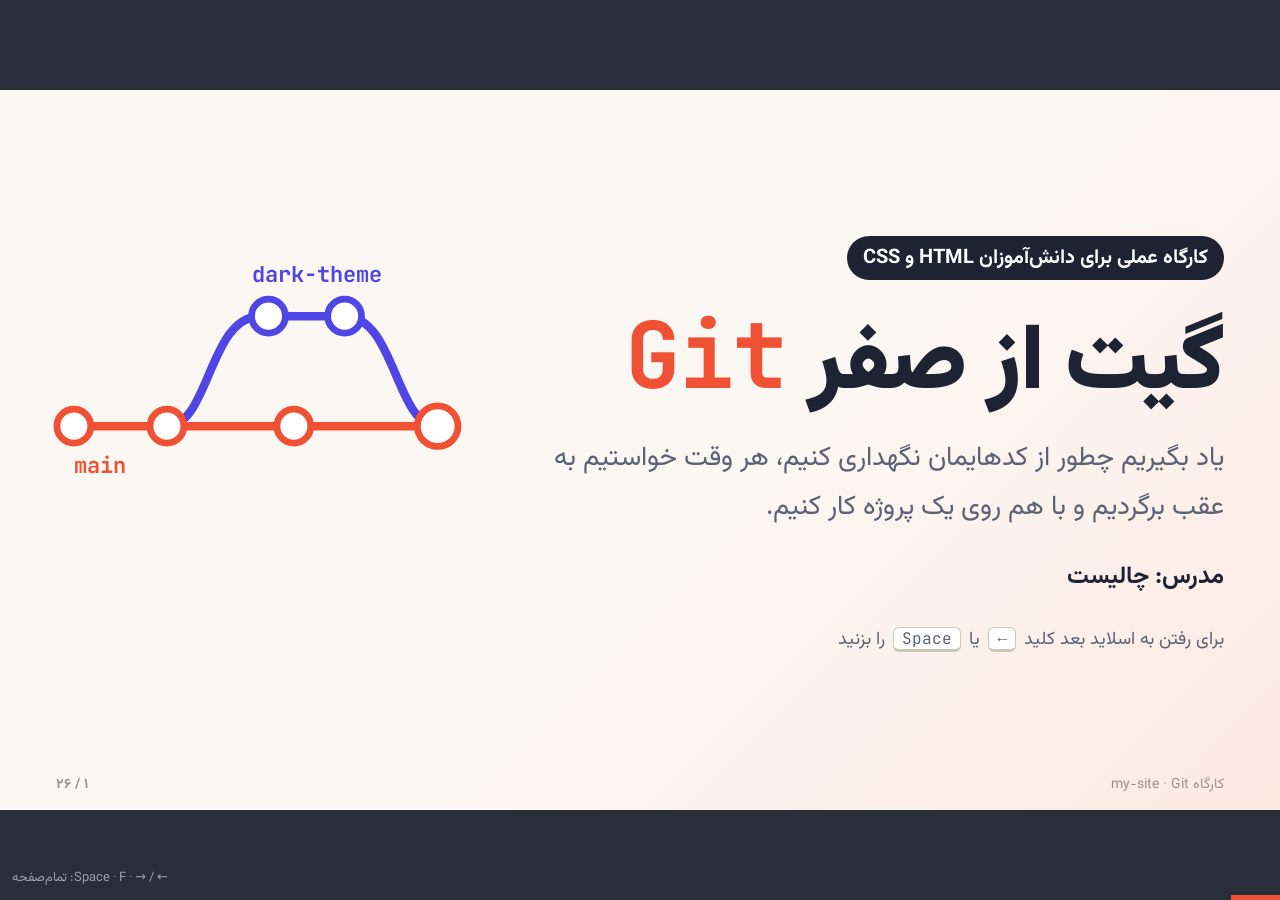
<file: index.html>
<!DOCTYPE html>
<html lang="fa" dir="rtl">
<head>
<meta charset="UTF-8">
<meta name="viewport" content="width=device-width, initial-scale=1.0">
<title>کارگاه Git — از صفر تا GitHub</title>
<style>
/* Fonts: local copy first (works offline in class), CDN as fallback, then system fonts */
@font-face{font-family:"Vazirmatn";font-weight:400;font-display:swap;src:local("Vazirmatn"),url("assets/fonts/Vazirmatn-Regular.woff2") format("woff2"),url("https://cdn.jsdelivr.net/npm/vazirmatn@33.0.3/fonts/webfonts/Vazirmatn-Regular.woff2") format("woff2");}
@font-face{font-family:"Vazirmatn";font-weight:500;font-display:swap;src:local("Vazirmatn Medium"),url("assets/fonts/Vazirmatn-Medium.woff2") format("woff2"),url("https://cdn.jsdelivr.net/npm/vazirmatn@33.0.3/fonts/webfonts/Vazirmatn-Medium.woff2") format("woff2");}
@font-face{font-family:"Vazirmatn";font-weight:700;font-display:swap;src:local("Vazirmatn Bold"),url("assets/fonts/Vazirmatn-Bold.woff2") format("woff2"),url("https://cdn.jsdelivr.net/npm/vazirmatn@33.0.3/fonts/webfonts/Vazirmatn-Bold.woff2") format("woff2");}
@font-face{font-family:"Vazirmatn";font-weight:900;font-display:swap;src:local("Vazirmatn Black"),url("assets/fonts/Vazirmatn-Black.woff2") format("woff2"),url("https://cdn.jsdelivr.net/npm/vazirmatn@33.0.3/fonts/webfonts/Vazirmatn-Black.woff2") format("woff2");}
@font-face{font-family:"JetBrains Mono";font-weight:400;font-display:swap;src:url("assets/fonts/JetBrainsMono-Regular.woff2") format("woff2"),url("https://cdn.jsdelivr.net/npm/@fontsource/jetbrains-mono@5/files/jetbrains-mono-latin-400-normal.woff2") format("woff2");}
@font-face{font-family:"JetBrains Mono";font-weight:700;font-display:swap;src:url("assets/fonts/JetBrainsMono-Bold.woff2") format("woff2"),url("https://cdn.jsdelivr.net/npm/@fontsource/jetbrains-mono@5/files/jetbrains-mono-latin-700-normal.woff2") format("woff2");}

:root{
  --bg:#fbf8f3; --ink:#1d2333; --muted:#5b6275; --accent:#f05033; --accent2:#4f46e5;
  --card:#ffffff; --line:#e8e1d6; --term:#1b1e2b; --termink:#e6e8ef;
  --fa:"Vazirmatn",Tahoma,"Segoe UI",system-ui,sans-serif;
  --mono:"JetBrains Mono",Consolas,"Courier New",monospace,"Vazirmatn";
}
*{box-sizing:border-box;margin:0;padding:0}
html,body{height:100%;background:#2a2d3a;overflow:hidden}
body{font-family:var(--fa);color:var(--ink)}
.stage{position:absolute;left:50%;top:50%;width:1280px;height:720px;transform-origin:center center}
.slide{position:absolute;inset:0;background:var(--bg);padding:42px 56px 52px;display:none;flex-direction:column;overflow:hidden;
  background-image:radial-gradient(circle at 100% 0,#f0503312 0,transparent 260px)}
.slide.active{display:flex}
code,pre,kbd{font-family:var(--mono)}
b{font-weight:700}
/* inline code inside Persian text: isolated LTR run */
code.ic,.explain code,.legend code,.undo code,td code{direction:ltr;unicode-bidi:isolate;display:inline-block;font-size:.86em;
  background:#f05033;background:#fde8e2;color:#b2341c;padding:0 .35em;border-radius:6px;line-height:1.45;white-space:nowrap}

/* header */
.s-head{display:flex;align-items:center;gap:18px;margin-bottom:22px;flex-wrap:nowrap}
.s-head h2{font-size:38px;font-weight:900;letter-spacing:-.3px;line-height:1.3}
.step{background:var(--ink);color:#fff;font-size:17px;font-weight:700;padding:4px 14px;border-radius:999px;white-space:nowrap}
.chip{direction:ltr;unicode-bidi:isolate;margin-inline-start:auto;background:var(--accent);color:#fff;font-size:24px;font-weight:700;
  padding:6px 18px;border-radius:12px;white-space:nowrap;box-shadow:0 4px 0 #b8371f}
.s-head h2 .chip{margin:0 6px;font-size:30px;vertical-align:middle}

.cols{display:grid;grid-template-columns:.92fr 1.08fr;gap:34px;flex:1;min-height:0}
.explain{font-size:22px;line-height:1.8;display:flex;flex-direction:column;gap:12px}
.lead{font-size:23px;line-height:1.85}
.explain ul{list-style:none;display:flex;flex-direction:column;gap:6px}
.explain ul li{position:relative;padding-inline-start:26px;font-size:20.5px;line-height:1.7}
.explain ul li::before{content:"";position:absolute;inset-inline-start:4px;top:.72em;width:10px;height:10px;border-radius:3px;background:var(--accent)}
.example{display:flex;flex-direction:column;gap:14px;min-width:0}
.tip{margin-top:auto;background:#fff4d6;border-inline-start:6px solid #f2b417;padding:10px 16px;border-radius:10px;font-size:19px;line-height:1.75}
.tip b{color:#9a6a00;margin-inline-end:6px}
.small{font-size:17px;color:var(--muted)}
.tag{display:inline-block;font-weight:700;padding:0 10px;border-radius:6px;color:#fff;font-family:var(--mono);font-size:.9em}
.tag.red{background:#e5484d}.tag.green{background:#2f9e5a}

/* terminal */
.term{direction:ltr;unicode-bidi:isolate;background:var(--term);color:var(--termink);border-radius:14px;overflow:hidden;
  box-shadow:0 10px 30px #1b1e2b33;text-align:left}
.term .bar{background:#2b2f40;height:30px;display:flex;align-items:center;gap:7px;padding:0 12px}
.term .bar i{width:12px;height:12px;border-radius:50%;background:#ff5f57}.term .bar i:nth-child(2){background:#febc2e}.term .bar i:nth-child(3){background:#28c840}
.term .bar span{color:#9aa0b4;font-size:13px;font-family:var(--mono);margin-left:8px}
.term pre{padding:12px 16px 14px;font-size:17px;line-height:1.5;white-space:pre-wrap;overflow-wrap:anywhere;overflow:hidden}
.term .ln{padding-left:2ch;text-indent:-2ch}
.lt{unicode-bidi:isolate}
.term .ln{display:block}
.term .pr{color:#7ee787;font-weight:700}
.term .cm{color:#ffffff;font-weight:700}
.term .out{color:#b9bfd0}
.term .note{color:#7f88a3;font-style:italic}
.term .dadd{color:#7ee787}.term .ddel{color:#ff7b72}.term .dhunk{color:#79c0ff}.term .dhead{color:#e6e8ef;font-weight:700}
.term .g{color:#7ee787}.term .r{color:#ff7b72}.term .y{color:#f2cc60}.term .c{color:#79c0ff}.term .b{font-weight:700}
.term.tight pre{font-size:16px}

/* editor */
.editor{direction:ltr;unicode-bidi:isolate;background:#ffffff;border:1px solid var(--line);border-radius:14px;overflow:hidden;text-align:left;box-shadow:0 6px 20px #1d233314}
.editor .tab{background:#f1ece4;font-family:var(--mono);font-size:14px;padding:6px 14px;color:#5b6275;border-bottom:1px solid var(--line)}
.editor pre{font-size:17px;line-height:1.55;padding:8px 0;white-space:pre}
.editor .ln{display:block;padding:0 14px 0 0}
.editor .no{display:inline-block;width:40px;text-align:right;margin-right:14px;color:#b3aea5;user-select:none}
.editor .hlline{background:#fff1b8}
.editor .mk{font-weight:700}
.editor .mk-ours{background:#dbeafe;color:#1d4ed8}.editor .mk-sep{background:#eee;color:#555}.editor .mk-theirs{background:#ede9fe;color:#6d28d9}
.editor .hl{background:#fff1b8}

/* title */
.slide.title{justify-content:center;background:linear-gradient(135deg,#fbf8f3 55%,#fde8e2)}
.title-wrap{max-width:720px;position:relative;z-index:2}
.kicker{display:inline-block;background:var(--ink);color:#fff;padding:6px 16px;border-radius:999px;font-size:20px;font-weight:700;margin-bottom:20px}
.title-wrap h1{font-size:92px;font-weight:900;line-height:1.2;letter-spacing:-1px}
.title-wrap h1 .latin{color:var(--accent);font-family:var(--mono);font-weight:700;unicode-bidi:isolate}
.subtitle{font-size:27px;line-height:1.8;color:var(--muted);margin-top:14px}
.presenter{margin-top:26px;font-size:24px;font-weight:700}
.navhint{margin-top:30px;font-size:18px;color:var(--muted)}
kbd{direction:ltr;unicode-bidi:isolate;display:inline-block;background:#fff;border:1px solid #cfc7ba;border-bottom-width:3px;border-radius:6px;padding:0 8px;font-size:16px;margin:0 3px}
.title-graph{position:absolute;left:40px;top:150px;width:440px}
svg text{direction:ltr;unicode-bidi:normal}
.gl{font-family:var(--mono);font-size:26px;font-weight:700;fill:#f05033}
.gl2{font-family:var(--mono);font-size:15px;fill:#8a8f9e}

/* project slide */
.tree{direction:ltr;unicode-bidi:isolate;text-align:left;font-family:var(--mono);font-size:20px;line-height:1.7;background:#fff;border:1px solid var(--line);border-radius:12px;padding:10px 18px}
.tdesc{font-family:var(--fa);font-size:16px;color:var(--muted);margin-left:12px;unicode-bidi:isolate}
.road{counter-reset:r;list-style:none;display:flex;flex-direction:column;gap:4px;font-size:19.5px}
.road li{counter-increment:r;position:relative;padding-inline-start:38px}
.road li::before{content:counter(r,persian);position:absolute;inset-inline-start:0;top:3px;width:27px;height:27px;border-radius:50%;background:var(--accent2);color:#fff;font-size:15px;font-weight:700;display:flex;align-items:center;justify-content:center}
.proj .example{gap:18px}

/* what is git */
.vs{display:grid;grid-template-columns:1fr 1fr;gap:12px}
.vs div{background:#fff;border:1px solid var(--line);border-radius:12px;padding:10px 14px;font-size:18px;line-height:1.6}
.vs b{display:block;font-family:var(--mono);font-size:22px;color:var(--accent);direction:ltr;text-align:right}
.compare{display:grid;grid-template-columns:1fr 1fr;gap:14px}
.compare>div{border-radius:14px;padding:12px 16px;background:#fff;border:2px solid var(--line)}
.compare .bad{border-color:#f3b4ae}.compare .good{border-color:#a7dcb9}
.compare .ch{font-weight:700;font-size:20px;margin-bottom:6px}
.files{direction:ltr;text-align:left;font-family:var(--mono);font-size:16px;line-height:1.7}
.dim2{color:#2f9e5a}

/* areas */
.areas{display:flex;align-items:stretch;gap:14px;margin-top:30px}
.area{flex:1;background:#fff;border:2px solid var(--line);border-radius:18px;padding:24px 22px;text-align:center}
.area h3{direction:ltr;font-family:var(--mono);font-size:24px;margin:8px 0 10px}
.area p{font-size:21px;line-height:1.75;color:var(--muted)}
.area .ico{font-size:52px}
.a1{border-top:8px solid #e5484d}.a2{border-top:8px solid #f2b417}.a3{border-top:8px solid #2f9e5a}
.arrow{display:flex;flex-direction:column;align-items:center;justify-content:center;gap:4px;min-width:130px}
.arrow code{direction:ltr;background:var(--ink);color:#fff;padding:4px 12px;border-radius:8px;font-size:18px;font-weight:700}
.arrow span{font-size:48px;color:var(--accent);line-height:1}
.analogy{margin-top:34px;background:#fff4d6;border-radius:14px;padding:18px 24px;font-size:24px;line-height:1.8;text-align:center}
.analogy code{direction:ltr;unicode-bidi:isolate;background:#fde8e2;color:#b2341c;padding:0 .35em;border-radius:6px;font-size:.85em}

.msgs{direction:ltr;display:flex;gap:10px;font-family:var(--mono);font-size:16px}
.msgs div{padding:4px 12px;border-radius:8px}
.msgs .ok{background:#dcf5e5;color:#1f7a43}.msgs .no{background:#fde2e1;color:#b42318}
.mini-graph{width:100%;max-height:150px;background:#fff;border:1px solid var(--line);border-radius:14px;padding:6px}
.editor.short pre{font-size:16.5px}

/* conflict */
.c-conf{grid-template-columns:1fr 1fr}
.two{display:grid;grid-template-columns:1fr;gap:8px}
.side{display:flex;align-items:center;gap:12px;background:#fff;border-radius:10px;padding:6px 12px;border:1px solid var(--line)}
.side .who{font-family:var(--mono);font-weight:700;font-size:16px;color:#fff;padding:2px 10px;border-radius:6px;min-width:96px;text-align:center}
.side.ours .who{background:#1d4ed8}.side.theirs .who{background:#6d28d9}
.side code{direction:ltr;unicode-bidi:isolate;font-size:17px;background:none;color:var(--ink)}
.legend{display:flex;flex-direction:column;gap:8px;font-size:19px}
.legend code{font-weight:700;min-width:210px;text-align:left}
.legend .m1{background:#dbeafe;color:#1d4ed8}.legend .m2{background:#eee;color:#555}.legend .m3{background:#ede9fe;color:#6d28d9}
.steps{counter-reset:s;list-style:none;display:flex;flex-direction:column;gap:6px;font-size:20.5px}
.steps li{counter-increment:s;position:relative;padding-inline-start:40px;line-height:1.7}
.steps li::before{content:counter(s,persian);position:absolute;inset-inline-start:0;top:4px;width:28px;height:28px;border-radius:50%;background:var(--accent);color:#fff;font-weight:700;font-size:16px;display:flex;align-items:center;justify-content:center}

/* pull formula / undo */
.formula{direction:ltr;text-align:center;font-size:22px;background:#fff;border:2px dashed var(--accent2);border-radius:12px;padding:10px;font-weight:700}
.formula code{background:#eef0ff;color:var(--accent2);padding:2px 10px;border-radius:8px}
table.undo{border-collapse:separate;border-spacing:0;width:100%;font-size:19px;background:#fff;border:1px solid var(--line);border-radius:14px;overflow:hidden}
.undo th{background:var(--ink);color:#fff;padding:8px 14px;text-align:right}
.undo td{padding:10px 14px;border-top:1px solid var(--line);line-height:1.6}
.undo td:last-child{text-align:left}
.warn{background:#fde2e1;color:#8a1c14;border-radius:10px;padding:8px 14px;font-size:19px}

/* cheat sheet */
.cheat{display:grid;grid-template-columns:repeat(3,1fr);grid-template-rows:1fr 1fr;gap:14px;flex:1;min-height:0}
.grp{background:#fff;border:1px solid var(--line);border-radius:14px;padding:14px 18px;display:flex;flex-direction:column;gap:10px}
.grp h3{font-size:23px;font-weight:900;margin-bottom:4px}
.grp .row{display:flex;justify-content:space-between;align-items:center;gap:10px;font-size:19px}
.grp .row code{direction:ltr;unicode-bidi:isolate;background:#1b1e2b;color:#fff;padding:2px 9px;border-radius:7px;font-size:16.5px;white-space:nowrap}
.grp .row span{color:var(--muted);white-space:nowrap}
.loop{background:#fff4d6;border-color:#f2d27a;justify-content:center}
.loopline{direction:ltr;display:flex;flex-wrap:wrap;align-items:center;justify-content:center;gap:7px;font-size:18px}
.loopline code{background:var(--accent);color:#fff;padding:3px 9px;border-radius:7px;font-weight:700}
.loopline b{color:var(--accent)}
.loop p{text-align:center;font-size:18px;margin-top:8px}
.loop p code{direction:ltr;unicode-bidi:isolate;background:#fde8e2;color:#b2341c;padding:0 .35em;border-radius:6px}

/* end */
.end h1{font-size:64px}
.ex{counter-reset:e;list-style:none;margin-top:18px;display:flex;flex-direction:column;gap:10px;font-size:24px}
.ex li{counter-increment:e;position:relative;padding-inline-start:46px;line-height:1.7}
.ex li::before{content:counter(e,persian);position:absolute;inset-inline-start:0;top:4px;width:32px;height:32px;border-radius:50%;background:var(--accent2);color:#fff;font-weight:700;font-size:18px;display:flex;align-items:center;justify-content:center}
.ex code{direction:ltr;unicode-bidi:isolate;background:#fde8e2;color:#b2341c;padding:0 .35em;border-radius:6px;font-size:.85em}
.qa{margin-top:30px;font-size:34px;font-weight:900;color:var(--accent)}
.endslide .title-wrap{max-width:none}

/* footer & progress */
.foot{position:absolute;bottom:14px;inset-inline:56px;display:flex;justify-content:space-between;font-size:14px;color:#9a9486}
.foot .num{font-weight:700}
.progress{position:fixed;bottom:0;right:0;height:5px;background:var(--accent);transition:width .25s;z-index:5}
.help{position:fixed;bottom:12px;left:12px;color:#ffffff88;font:13px var(--fa);z-index:5}

/* print / PDF: one slide per page */
@media print{
  @page{size:1280px 720px;margin:0}
  html,body{overflow:visible;background:#fff}
  .stage{position:static;transform:none!important;width:1280px;height:auto}
  .slide{display:flex!important;position:relative;width:1280px;height:720px;page-break-after:always;break-after:page}
  .progress,.help{display:none}
}
</style>
</head>
<body>
<div class="stage" id="stage">
<section class="slide title" data-n="1">
<div class="title-wrap">
  <div class="kicker">کارگاه عملی برای دانش‌آموزان <span class="lt" dir="ltr">HTML</span> و <span class="lt" dir="ltr">CSS</span></div>
  <h1>گیت از صفر <span class="latin" dir="ltr">Git</span></h1>
  <p class="subtitle">یاد بگیریم چطور از کدهایمان نگهداری کنیم، هر وقت خواستیم به عقب برگردیم و با هم روی یک پروژه کار کنیم.</p>
  <div class="presenter">مدرس: چالیست</div>
  <div class="navhint">برای رفتن به اسلاید بعد کلید <kbd>←</kbd> یا <kbd>Space</kbd> را بزنید</div>
</div>
<svg class="title-graph" viewBox="0 0 520 300" dir="ltr" aria-hidden="true">
  <path d="M30 220 H490" stroke="#f05033" stroke-width="10" fill="none" stroke-linecap="round"/>
  <path d="M150 220 C200 220 200 90 260 90 H360 C420 90 420 220 470 220" stroke="#4f46e5" stroke-width="10" fill="none" stroke-linecap="round"/>
  <g fill="#fff" stroke-width="8">
    <circle cx="40" cy="220" r="20" stroke="#f05033"/><circle cx="150" cy="220" r="20" stroke="#f05033"/>
    <circle cx="300" cy="220" r="20" stroke="#f05033"/><circle cx="470" cy="220" r="24" stroke="#f05033"/>
    <circle cx="270" cy="90" r="20" stroke="#4f46e5"/><circle cx="360" cy="90" r="20" stroke="#4f46e5"/>
  </g>
  <text x="40" y="275" class="gl">main</text><text x="250" y="50" class="gl" style="fill:#4f46e5">dark-theme</text>
</svg>
<div class="foot"><span>کارگاه <span class="lt" dir="ltr">Git</span> · my-site</span><span class="num">۱ / ۲۶</span></div></section>
<section class="slide cmd proj" data-n="2">
<header class="s-head"><span class="step">پروژه‌ی نمونه</span><h2>پروژه‌ی ما: <code class="chip" dir="ltr">my-site</code></h2></header>
<div class="cols c-proj">
  <div class="explain">
    <p class="lead">یک سایت شخصی ساده با <span class="lt" dir="ltr">HTML</span> و <span class="lt" dir="ltr">CSS</span>. همه‌ی دستورهای امروز را <b>به ترتیب</b> روی همین پروژه اجرا می‌کنیم؛ هر اسلاید ادامه‌ی اسلاید قبلی است.</p>
    <div class="tree" dir="ltr"><div>📁 my-site/</div><div>├── index.html <span class="tdesc" dir="rtl">صفحه‌ی اصلی</span></div><div>├── style.css <span class="tdesc" dir="rtl">رنگ و ظاهر</span></div><div>└── README.md <span class="tdesc" dir="rtl">توضیح پروژه</span></div></div>
    <ol class="road">
      <li>ساختن مخزن و اولین <code class="ic" dir="ltr">commit</code></li>
      <li>تغییر رنگ هدر و دیدن تفاوت‌ها</li>
      <li>ساختن تم تیره روی شاخه‌ی <code class="ic" dir="ltr">dark-theme</code></li>
      <li>یک <span class="lt" dir="ltr">conflict</span> واقعی روی <code class="ic" dir="ltr">&lt;title&gt;</code> و حل آن</li>
      <li>فرستادن پروژه به <span class="lt" dir="ltr">GitHub</span> و کار تیمی</li>
    </ol>
  </div>
  <div class="example">
    <div class="editor " dir="ltr"><div class="tab">index.html</div><pre><span class="ln"><span class="no">1</span>&lt;head&gt;</span><span class="ln"><span class="no">2</span>  &lt;meta charset="UTF-8"&gt;</span><span class="ln hlline"><span class="no">3</span>  &lt;title&gt;My Site&lt;/title&gt;</span><span class="ln"><span class="no">4</span>  &lt;link rel="stylesheet" href="style.css"&gt;</span><span class="ln"><span class="no">5</span>&lt;/head&gt;</span><span class="ln"><span class="no">6</span>&lt;body&gt;</span><span class="ln"><span class="no">7</span>  &lt;header&gt;</span><span class="ln"><span class="no">8</span>    &lt;h1&gt;...&lt;/h1&gt;</span><span class="ln"><span class="no">9</span>  &lt;/header&gt;</span></pre></div>
    <div class="editor " dir="ltr"><div class="tab">style.css</div><pre><span class="ln"><span class="no">1</span>header {</span><span class="ln hlline"><span class="no">2</span>  background: #4f46e5;</span><span class="ln"><span class="no">3</span>  color: white;</span><span class="ln"><span class="no">4</span>  padding: 40px;</span><span class="ln"><span class="no">5</span>}</span></pre></div>
  </div>
</div>
<div class="foot"><span>کارگاه <span class="lt" dir="ltr">Git</span> · my-site</span><span class="num">۲ / ۲۶</span></div></section>
<section class="slide cmd" data-n="3">
<header class="s-head"><span class="step">مقدمه</span><h2>گیت چیست؟</h2><code class="chip" dir="ltr">Git</code></header>
<div class="cols">
  <div class="explain">
    <p class="lead"><span class="lt" dir="ltr">Git</span> یک <b>سیستم کنترل نسخه</b> است: از هر مرحله‌ی کارِ شما یک «عکس» (<span class="lt" dir="ltr">snapshot</span>) نگه می‌دارد تا هر وقت خواستید ببینید چه چیزی عوض شده یا به عقب برگردید.</p>
    <ul><li>مثل <b><span class="lt" dir="ltr">Save</span></b> در بازی‌ها: هر <span class="lt" dir="ltr">commit</span> یک نقطه‌ی ذخیره است 🎮</li><li>می‌شود بدون ترس آزمایش کرد و چیزی خراب نمی‌شود</li><li>چند نفر می‌توانند روی یک پروژه با هم کار کنند</li></ul>
    <div class="vs"><div><b dir="ltr">Git</b> برنامه‌ای روی کامپیوتر خودتان</div><div><b dir="ltr">GitHub</b> سایتی برای نگهداری پروژه روی اینترنت</div></div>
  </div>
  <div class="example">
    <div class="compare">
      <div class="bad"><div class="ch">بدون <span class="lt" dir="ltr">Git</span> 😵</div><div dir="ltr" class="files">index.html<br>index-final.html<br>index-final-2.html<br>index-final-REAL.html<br>index-final-REAL-new.html</div></div>
      <div class="good"><div class="ch">با <span class="lt" dir="ltr">Git</span> 😎</div><div dir="ltr" class="files">index.html<br><span class="dim2">+ full history in .git/</span></div></div>
    </div>
    <div class="term " dir="ltr"><div class="bar"><i></i><i></i><i></i><span>Git Bash</span></div><pre><span class="ln cmdline"><span class="pr">~ $</span> <span class="cm">git --version</span></span><span class="ln out">git version 2.47.3</span></pre></div>
    <p class="small">نصب: از سایت <code class="ic" dir="ltr">git-scm.com</code>. روی ویندوز برنامه‌ی <b><span class="lt" dir="ltr">Git Bash</span></b> را باز کنید.</p>
  </div>
</div>
<div class="foot"><span>کارگاه <span class="lt" dir="ltr">Git</span> · my-site</span><span class="num">۳ / ۲۶</span></div></section>
<section class="slide cmd" data-n="4">
<header class="s-head"><span class="step">مفهوم مهم</span><h2>سه جایی که فایل‌ها در آن‌ها هستند</h2></header>
<div class="areas">
  <div class="area a1"><div class="ico">📂</div><h3>Working Directory</h3><p>پوشه‌ی کار؛ جایی که فایل‌ها را ویرایش می‌کنید</p></div>
  <div class="arrow"><code dir="ltr">git add</code><span>←</span></div>
  <div class="area a2"><div class="ico">📋</div><h3>Staging Area</h3><p>لیست «آماده برای ذخیره»؛ تغییراتی که در <span class="lt" dir="ltr">commit</span> بعدی می‌روند</p></div>
  <div class="arrow"><code dir="ltr">git commit</code><span>←</span></div>
  <div class="area a3"><div class="ico">🗄️</div><h3>Repository</h3><p>تاریخچه؛ همه‌ی <span class="lt" dir="ltr">commit</span>ها داخل پوشه‌ی <code class="ic" dir="ltr">.git</code></p></div>
</div>
<div class="analogy">📸 <b>مثل عکس گروهی:</b> اول آدم‌ها را جلوی دوربین می‌آورید (<code class="ic" dir="ltr">git add</code>)، بعد دکمه‌ی عکس را می‌زنید (<code class="ic" dir="ltr">git commit</code>).</div>
<div class="foot"><span>کارگاه <span class="lt" dir="ltr">Git</span> · my-site</span><span class="num">۴ / ۲۶</span></div></section>
<section class="slide cmd " data-n="5">
<header class="s-head"><span class="step">گام ۱</span><h2>معرفی خودتان به <span class="lt" dir="ltr">Git</span></h2><code class="chip" dir="ltr">git config</code></header>
<div class="cols"><div class="explain"><p class="lead">یک بار برای همیشه به <span class="lt" dir="ltr">Git</span> می‌گویید شما کی هستید. اسم و ایمیل شما روی هر <span class="lt" dir="ltr">commit</span> ثبت می‌شود.</p><ul><li><code class="ic" dir="ltr">user.name</code> اسم شما</li><li><code class="ic" dir="ltr">user.email</code> ایمیل شما (بهتر است همان ایمیل <span class="lt" dir="ltr">GitHub</span> باشد)</li><li><code class="ic" dir="ltr">init.defaultBranch main</code> نام شاخه‌ی اصلی را <code class="ic" dir="ltr">main</code> می‌گذارد</li></ul><div class="tip"><b>نکته</b> <code class="ic" dir="ltr">--global</code> یعنی این تنظیم برای همه‌ی پروژه‌های این کامپیوتر است؛ پس فقط یک بار لازم است.</div></div><div class="example"><div class="term " dir="ltr"><div class="bar"><i></i><i></i><i></i><span>Git Bash</span></div><pre><span class="ln cmdline"><span class="pr">~ $</span> <span class="cm">git config --global user.name "Ali Rezaei"</span></span><span class="ln cmdline"><span class="pr">~ $</span> <span class="cm">git config --global user.email "ali@example.com"</span></span><span class="ln cmdline"><span class="pr">~ $</span> <span class="cm">git config --global init.defaultBranch main</span></span><span class="ln cmdline"><span class="pr">~ $</span> <span class="cm">git config --global --list</span></span><span class="ln out">user.name=Ali Rezaei</span><span class="ln out">user.email=ali@example.com</span><span class="ln out">init.defaultbranch=main</span></pre></div></div></div>
<div class="foot"><span>کارگاه <span class="lt" dir="ltr">Git</span> · my-site</span><span class="num">۵ / ۲۶</span></div></section>
<section class="slide cmd " data-n="6">
<header class="s-head"><span class="step">گام ۲</span><h2>ساختن مخزن</h2><code class="chip" dir="ltr">git init</code></header>
<div class="cols"><div class="explain"><p class="lead">یک پوشه‌ی معمولی را به <b>مخزن <span class="lt" dir="ltr">Git</span></b> (<span class="lt" dir="ltr">repository</span>) تبدیل می‌کند. از این لحظه <span class="lt" dir="ltr">Git</span> مراقب این پوشه است.</p><ul><li>یک پوشه‌ی مخفی به اسم <code class="ic" dir="ltr">.git</code> ساخته می‌شود</li><li>کل تاریخچه داخل همین <code class="ic" dir="ltr">.git</code> ذخیره می‌شود</li><li>برای هر پروژه فقط <b>یک بار</b> لازم است</li></ul><div class="tip"><b>نکته</b> بعد از <code class="ic" dir="ltr">git init</code> کلمه‌ی <code class="ic" dir="ltr">(main)</code> کنار اسم پوشه ظاهر می‌شود. پوشه‌ی <code class="ic" dir="ltr">.git</code> را هیچ‌وقت پاک نکنید!</div></div><div class="example"><div class="term " dir="ltr"><div class="bar"><i></i><i></i><i></i><span>Git Bash</span></div><pre><span class="ln cmdline"><span class="pr">~/Desktop $</span> <span class="cm">cd my-site</span></span><span class="ln cmdline"><span class="pr">my-site $</span> <span class="cm">git init</span></span><span class="ln out">Initialized empty Git repository in C:/Users/Ali/Desktop/my-site/.git/</span><span class="ln cmdline"><span class="pr">my-site (main) $</span> <span class="cm">ls -a</span></span><span class="ln out">./  ../  <span class="y">.git/</span>  README.md  index.html  style.css</span></pre></div></div></div>
<div class="foot"><span>کارگاه <span class="lt" dir="ltr">Git</span> · my-site</span><span class="num">۶ / ۲۶</span></div></section>
<section class="slide cmd " data-n="7">
<header class="s-head"><span class="step">گام ۳</span><h2>الان چه خبر است؟</h2><code class="chip" dir="ltr">git status</code></header>
<div class="cols"><div class="explain"><p class="lead">وضعیت فایل‌ها را نشان می‌دهد: کدام جدیدند، کدام تغییر کرده‌اند و کدام آماده‌ی ذخیره‌اند. پرکاربردترین دستور <span class="lt" dir="ltr">Git</span> است!</p><ul><li><span class='tag red'>قرمز</span> هنوز به <span class="lt" dir="ltr">staging</span> نرفته</li><li><span class='tag green'>سبز</span> آماده برای <span class="lt" dir="ltr">commit</span></li><li><b><span class="lt" dir="ltr">Untracked</span></b> یعنی <span class="lt" dir="ltr">Git</span> هنوز این فایل را دنبال نمی‌کند</li></ul><div class="tip"><b>نکته</b> هر وقت شک داشتید چه اتفاقی افتاده، اول <code class="ic" dir="ltr">git status</code> بزنید.</div></div><div class="example"><div class="term " dir="ltr"><div class="bar"><i></i><i></i><i></i><span>Git Bash</span></div><pre><span class="ln cmdline"><span class="pr">my-site (main) $</span> <span class="cm">git status</span></span><span class="ln out">On branch main</span><span class="ln out">&#8203;</span><span class="ln out">No commits yet</span><span class="ln out">&#8203;</span><span class="ln out">Untracked files:</span><span class="ln out">  (use "git add &lt;file&gt;..." to include in what will be committed)</span><span class="ln out">        <span class="r">README.md</span></span><span class="ln out">        <span class="r">index.html</span></span><span class="ln out">        <span class="r">style.css</span></span><span class="ln out">&#8203;</span><span class="ln out">nothing added to commit but untracked files present (use "git add" to track)</span></pre></div></div></div>
<div class="foot"><span>کارگاه <span class="lt" dir="ltr">Git</span> · my-site</span><span class="num">۷ / ۲۶</span></div></section>
<section class="slide cmd " data-n="8">
<header class="s-head"><span class="step">گام ۴</span><h2>آماده کردن فایل‌ها برای ذخیره</h2><code class="chip" dir="ltr">git add</code></header>
<div class="cols"><div class="explain"><p class="lead">فایل‌ها را به <b><span class="lt" dir="ltr">Staging Area</span></b> می‌برد؛ یعنی «این تغییرات را در <span class="lt" dir="ltr">commit</span> بعدی بگذار».</p><ul><li><code class="ic" dir="ltr">git add index.html</code> فقط یک فایل</li><li><code class="ic" dir="ltr">git add .</code> همه‌ی فایل‌های این پوشه (نقطه یعنی «همین‌جا»)</li><li>بعد از <span class="lt" dir="ltr">add</span>، رنگ فایل‌ها در <span class="lt" dir="ltr">status</span> سبز می‌شود</li></ul><div class="tip"><b>نکته</b> <span class="lt" dir="ltr">add</span> هنوز چیزی را ذخیره نمی‌کند؛ فقط فایل‌ها را جلوی دوربین می‌آورد. 📸</div></div><div class="example"><div class="term " dir="ltr"><div class="bar"><i></i><i></i><i></i><span>Git Bash</span></div><pre><span class="ln cmdline"><span class="pr">my-site (main) $</span> <span class="cm">git add .</span></span><span class="ln cmdline"><span class="pr">my-site (main) $</span> <span class="cm">git status</span></span><span class="ln out">On branch main</span><span class="ln out">&#8203;</span><span class="ln out">No commits yet</span><span class="ln out">&#8203;</span><span class="ln out">Changes to be committed:</span><span class="ln out">  (use "git rm --cached &lt;file&gt;..." to unstage)</span><span class="ln out">        <span class="g">new file:   README.md</span></span><span class="ln out">        <span class="g">new file:   index.html</span></span><span class="ln out">        <span class="g">new file:   style.css</span></span></pre></div></div></div>
<div class="foot"><span>کارگاه <span class="lt" dir="ltr">Git</span> · my-site</span><span class="num">۸ / ۲۶</span></div></section>
<section class="slide cmd " data-n="9">
<header class="s-head"><span class="step">گام ۵</span><h2>ذخیره‌ی یک نسخه</h2><code class="chip" dir="ltr">git commit</code></header>
<div class="cols"><div class="explain"><p class="lead">از همه‌ی چیزهایی که <span class="lt" dir="ltr">add</span> کرده‌اید یک <b>عکس دائمی</b> با یک پیام می‌گیرد. این اولین نقطه‌ی ذخیره‌ی پروژه‌ی ماست! 🎉</p><ul><li><code class="ic" dir="ltr">-m</code> یعنی پیام را همین‌جا بنویس</li><li>عدد <code class="ic" dir="ltr">416f0a9</code> شناسه (<span class="lt" dir="ltr">hash</span>) این <span class="lt" dir="ltr">commit</span> است</li><li>پیام خوب کوتاه است و می‌گوید <b>چه کاری</b> کردید</li></ul><div class="msgs" dir="ltr"><div class="ok">✔ Add homepage and styles</div><div class="no">✘ asdf</div><div class="no">✘ update</div></div><div class="tip"><b>نکته</b> میانبر: <code class="ic" dir="ltr">git commit -am &quot;...&quot;</code> فایل‌هایی را که قبلاً <span class="lt" dir="ltr">commit</span> شده‌اند خودش <span class="lt" dir="ltr">add</span> می‌کند.</div></div><div class="example"><div class="term " dir="ltr"><div class="bar"><i></i><i></i><i></i><span>Git Bash</span></div><pre><span class="ln cmdline"><span class="pr">my-site (main) $</span> <span class="cm">git commit -m "Add homepage and styles"</span></span><span class="ln out">[main (root-commit) <span class="y">416f0a9</span>] Add homepage and styles</span><span class="ln out"> 3 files changed, 57 insertions(+)</span><span class="ln out"> create mode 100644 README.md</span><span class="ln out"> create mode 100644 index.html</span><span class="ln out"> create mode 100644 style.css</span></pre></div></div></div>
<div class="foot"><span>کارگاه <span class="lt" dir="ltr">Git</span> · my-site</span><span class="num">۹ / ۲۶</span></div></section>
<section class="slide cmd " data-n="10">
<header class="s-head"><span class="step">گام ۶</span><h2>چه چیزی عوض شد؟</h2><code class="chip" dir="ltr">git diff</code></header>
<div class="cols"><div class="explain"><p class="lead">رنگ هدر را در <code class="ic" dir="ltr">style.css</code> از بنفش به آبی تغییر دادیم. <code class="ic" dir="ltr">git diff</code> دقیقاً نشان می‌دهد کدام خط عوض شده.</p><ul><li><span class='tag red'>-</span> خطی که حذف شد</li><li><span class='tag green'>+</span> خطی که اضافه شد</li><li><code class="ic" dir="ltr">git diff --staged</code> تفاوت فایل‌هایی که <span class="lt" dir="ltr">add</span> شده‌اند</li></ul><div class="tip"><b>نکته</b> همیشه قبل از <span class="lt" dir="ltr">commit</span> یک <code class="ic" dir="ltr">git diff</code> بزنید تا مطمئن شوید چه چیزی را ذخیره می‌کنید.</div></div><div class="example"><div class="term " dir="ltr"><div class="bar"><i></i><i></i><i></i><span>Git Bash</span></div><pre><span class="ln cmdline"><span class="pr">my-site (main) $</span> <span class="cm">git diff</span></span><span class="ln out dhead">diff --git a/style.css b/style.css</span><span class="ln out dhead">index 1131d66..00b18a4 100644</span><span class="ln out dhead">--- a/style.css</span><span class="ln out dhead">+++ b/style.css</span><span class="ln out dhunk">@@ -7,7 +7,7 @@ body {</span><span class="ln out"> header {</span><span class="ln out ddel">-  background: #4f46e5;</span><span class="ln out dadd">+  background: #0ea5e9;</span><span class="ln out">   color: white;</span><span class="ln cmdline"><span class="pr">my-site (main) $</span> <span class="cm">git add style.css</span></span><span class="ln cmdline"><span class="pr">my-site (main) $</span> <span class="cm">git commit -m "Change header color to blue"</span></span><span class="ln out">[main e0f4c1b] Change header color to blue</span><span class="ln out"> 1 file changed, 1 insertion(+), 1 deletion(-)</span></pre></div></div></div>
<div class="foot"><span>کارگاه <span class="lt" dir="ltr">Git</span> · my-site</span><span class="num">۱۰ / ۲۶</span></div></section>
<section class="slide cmd " data-n="11">
<header class="s-head"><span class="step">گام ۷</span><h2>تاریخچه‌ی پروژه</h2><code class="chip" dir="ltr">git log</code></header>
<div class="cols"><div class="explain"><p class="lead">فهرست همه‌ی <span class="lt" dir="ltr">commit</span>ها را نشان می‌دهد؛ جدیدترین بالاست. حالا دو نقطه‌ی ذخیره داریم.</p><ul><li>برای هر <span class="lt" dir="ltr">commit</span>: شناسه، نویسنده، تاریخ و پیام</li><li><code class="ic" dir="ltr">git log --oneline</code> نسخه‌ی کوتاه، هر <span class="lt" dir="ltr">commit</span> یک خط</li><li>اگر خروجی طولانی بود، با کلید <code class="ic" dir="ltr">q</code> خارج شوید</li></ul><div class="tip"><b>نکته</b> ۷ حرف اول شناسه برای اشاره به یک <span class="lt" dir="ltr">commit</span> کافی است.</div></div><div class="example"><div class="term " dir="ltr"><div class="bar"><i></i><i></i><i></i><span>Git Bash</span></div><pre><span class="ln cmdline"><span class="pr">my-site (main) $</span> <span class="cm">git log</span></span><span class="ln out">commit <span class="y">e0f4c1bffd52a882c5ff9a37a157ed65508e7e9a</span> (<span class="c">HEAD -&gt; main</span>)</span><span class="ln out">Author: Ali Rezaei &lt;ali@example.com&gt;</span><span class="ln out">Date:   Mon Oct 19 10:20:41 2026 +0330</span><span class="ln out">&#8203;</span><span class="ln out">    Change header color to blue</span><span class="ln out">&#8203;</span><span class="ln out">commit <span class="y">416f0a9cf7082abab598b324a583abf8bb6b7cf2</span></span><span class="ln out">Author: Ali Rezaei &lt;ali@example.com&gt;</span><span class="ln out">Date:   Mon Oct 19 10:12:03 2026 +0330</span><span class="ln out">&#8203;</span><span class="ln out">    Add homepage and styles</span><span class="ln cmdline"><span class="pr">my-site (main) $</span> <span class="cm">git log --oneline</span></span><span class="ln out"><span class="y">e0f4c1b</span> Change header color to blue</span><span class="ln out"><span class="y">416f0a9</span> Add homepage and styles</span></pre></div></div></div>
<div class="foot"><span>کارگاه <span class="lt" dir="ltr">Git</span> · my-site</span><span class="num">۱۱ / ۲۶</span></div></section>
<section class="slide cmd " data-n="12">
<header class="s-head"><span class="step">گام ۸</span><h2>فایل‌هایی که <span class="lt" dir="ltr">Git</span> نباید ببیند</h2><code class="chip" dir="ltr">.gitignore</code></header>
<div class="cols"><div class="explain"><p class="lead">یک فایل متنی به اسم <code class="ic" dir="ltr">.gitignore</code> می‌سازیم و اسم فایل‌ها یا پوشه‌هایی را که نباید ذخیره شوند در آن می‌نویسیم.</p><ul><li>یادداشت‌های شخصی مثل <code class="ic" dir="ltr">notes.txt</code></li><li>تنظیمات ویرایشگر مثل <code class="ic" dir="ltr">.vscode/</code></li><li>رمزها و فایل‌های خیلی بزرگ</li></ul><div class="tip"><b>نکته</b> <code class="ic" dir="ltr">??</code> یعنی <span class="lt" dir="ltr">untracked</span>. بعد از ساختن <code class="ic" dir="ltr">.gitignore</code>، دیگر <code class="ic" dir="ltr">notes.txt</code> و <code class="ic" dir="ltr">.vscode/</code> دیده نمی‌شوند.</div></div><div class="example"><div class="editor short" dir="ltr"><div class="tab">.gitignore</div><pre><span class="ln"><span class="no">1</span>notes.txt</span><span class="ln"><span class="no">2</span>.vscode/</span></pre></div><div class="term " dir="ltr"><div class="bar"><i></i><i></i><i></i><span>Git Bash</span></div><pre><span class="ln cmdline"><span class="pr">my-site (main) $</span> <span class="cm">git status --short</span></span><span class="ln out">?? .vscode/</span><span class="ln out">?? notes.txt</span><span class="ln note"># create .gitignore ...</span><span class="ln cmdline"><span class="pr">my-site (main) $</span> <span class="cm">git status --short</span></span><span class="ln out">?? .gitignore</span><span class="ln cmdline"><span class="pr">my-site (main) $</span> <span class="cm">git add .gitignore</span></span><span class="ln cmdline"><span class="pr">my-site (main) $</span> <span class="cm">git commit -m "Add .gitignore"</span></span><span class="ln out">[main 3b51707] Add .gitignore</span></pre></div></div></div>
<div class="foot"><span>کارگاه <span class="lt" dir="ltr">Git</span> · my-site</span><span class="num">۱۲ / ۲۶</span></div></section>
<section class="slide cmd " data-n="13">
<header class="s-head"><span class="step">گام ۹</span><h2>شاخه: یک مسیر موازی</h2><code class="chip" dir="ltr">git branch</code></header>
<div class="cols"><div class="explain"><p class="lead">می‌خواهیم برای سایت <b>تم تیره</b> بسازیم، ولی نسخه‌ی اصلی دست نخورد. پس یک شاخه (<span class="lt" dir="ltr">branch</span>) جدا می‌سازیم.</p><ul><li><code class="ic" dir="ltr">git branch</code> فهرست شاخه‌ها؛ ستاره <code class="ic" dir="ltr">*</code> یعنی الان کجایید</li><li><code class="ic" dir="ltr">git branch dark-theme</code> یک شاخه‌ی جدید می‌سازد</li><li><code class="ic" dir="ltr">git branch -d dark-theme</code> شاخه را پاک می‌کند</li></ul><div class="tip"><b>نکته</b> ساختن شاخه یعنی فقط ساختن؛ هنوز روی <code class="ic" dir="ltr">main</code> هستیم!</div></div><div class="example"><div class="term " dir="ltr"><div class="bar"><i></i><i></i><i></i><span>Git Bash</span></div><pre><span class="ln cmdline"><span class="pr">my-site (main) $</span> <span class="cm">git branch</span></span><span class="ln out">* main</span><span class="ln cmdline"><span class="pr">my-site (main) $</span> <span class="cm">git branch dark-theme</span></span><span class="ln cmdline"><span class="pr">my-site (main) $</span> <span class="cm">git branch</span></span><span class="ln out">  dark-theme</span><span class="ln out"><span class="g">* main</span></span></pre></div><svg class="mini-graph" viewBox="0 0 560 150" dir="ltr">
<path d="M30 110 H520" stroke="#f05033" stroke-width="7" fill="none"/>
<path d="M260 110 C300 110 300 40 350 40 H500" stroke="#4f46e5" stroke-width="7" fill="none" stroke-dasharray="14 10"/>
<g fill="#fff" stroke-width="6"><circle cx="40" cy="110" r="14" stroke="#f05033"/><circle cx="150" cy="110" r="14" stroke="#f05033"/><circle cx="260" cy="110" r="14" stroke="#f05033"/></g>
<text x="18" y="145" class="gl2">416f0a9</text><text x="128" y="145" class="gl2">e0f4c1b</text><text x="238" y="145" class="gl2">3b51707</text>
<text x="430" y="138" class="gl" fill="#f05033">main</text><text x="370" y="25" class="gl" style="fill:#4f46e5">dark-theme</text></svg></div></div>
<div class="foot"><span>کارگاه <span class="lt" dir="ltr">Git</span> · my-site</span><span class="num">۱۳ / ۲۶</span></div></section>
<section class="slide cmd " data-n="14">
<header class="s-head"><span class="step">گام ۱۰</span><h2>رفتن به یک شاخه</h2><code class="chip" dir="ltr">git switch / checkout</code></header>
<div class="cols"><div class="explain"><p class="lead">با <code class="ic" dir="ltr">git switch</code> به شاخه‌ی <code class="ic" dir="ltr">dark-theme</code> می‌رویم، رنگ‌های <code class="ic" dir="ltr">style.css</code> را تیره می‌کنیم و <span class="lt" dir="ltr">commit</span> می‌کنیم.</p><ul><li><code class="ic" dir="ltr">git switch -c نام</code> شاخه را می‌سازد و همان لحظه به آن می‌رود</li><li>دستور قدیمی‌تر هم کار می‌کند: <code class="ic" dir="ltr">git checkout dark-theme</code> و <code class="ic" dir="ltr">git checkout -b نام</code></li><li>جادو: وقتی به <code class="ic" dir="ltr">main</code> برگردید، <code class="ic" dir="ltr">style.css</code> دوباره روشن می‌شود! ✨</li></ul></div><div class="example"><div class="term " dir="ltr"><div class="bar"><i></i><i></i><i></i><span>Git Bash</span></div><pre><span class="ln cmdline"><span class="pr">my-site (main) $</span> <span class="cm">git switch dark-theme</span></span><span class="ln out">Switched to branch 'dark-theme'</span><span class="ln note"># edit style.css (dark colors)</span><span class="ln cmdline"><span class="pr">my-site (dark-theme) $</span> <span class="cm">git commit -am "Add dark theme"</span></span><span class="ln out">[dark-theme ca57e9b] Add dark theme</span><span class="ln out"> 1 file changed, 2 insertions(+), 2 deletions(-)</span><span class="ln cmdline"><span class="pr">my-site (dark-theme) $</span> <span class="cm">git switch main</span></span><span class="ln out">Switched to branch 'main'</span></pre></div><div class="editor short" dir="ltr"><div class="tab">style.css  (dark-theme)</div><pre><span class="ln"><span class="no">1</span>body {</span><span class="ln"><span class="no">2</span>  font-family: Tahoma, sans-serif;</span><span class="ln hlline"><span class="no">3</span>  background: #1e1e2e;</span><span class="ln hlline"><span class="no">4</span>  color: #f5f5f5;</span></pre></div></div></div>
<div class="foot"><span>کارگاه <span class="lt" dir="ltr">Git</span> · my-site</span><span class="num">۱۴ / ۲۶</span></div></section>
<section class="slide cmd " data-n="15">
<header class="s-head"><span class="step">گام ۱۱</span><h2>یکی کردن شاخه‌ها</h2><code class="chip" dir="ltr">git merge</code></header>
<div class="cols"><div class="explain"><p class="lead">تم تیره آماده است. حالا تغییرات <code class="ic" dir="ltr">dark-theme</code> را به <code class="ic" dir="ltr">main</code> می‌آوریم. اول به شاخه‌ی <b>مقصد</b> بروید، بعد <span class="lt" dir="ltr">merge</span> کنید.</p><ul><li>روی <code class="ic" dir="ltr">main</code> هستیم و <code class="ic" dir="ltr">dark-theme</code> را داخلش می‌آوریم</li><li><b><span class="lt" dir="ltr">Fast-forward</span></b> یعنی <span class="lt" dir="ltr">main</span> فقط جلو کشیده شد، چون خودش تغییر جدیدی نداشت</li><li>بعد از <span class="lt" dir="ltr">merge</span> می‌توانیم شاخه را پاک کنیم</li></ul><div class="tip"><b>نکته</b> جهت مهم است: <code class="ic" dir="ltr">git merge X</code> یعنی «<span class="lt" dir="ltr">X</span> را بیاور داخل شاخه‌ای که الان رویش هستم».</div></div><div class="example"><div class="term " dir="ltr"><div class="bar"><i></i><i></i><i></i><span>Git Bash</span></div><pre><span class="ln cmdline"><span class="pr">my-site (main) $</span> <span class="cm">git merge dark-theme</span></span><span class="ln out">Updating 3b51707..ca57e9b</span><span class="ln out"><span class="g">Fast-forward</span></span><span class="ln out"> style.css | 4 ++--</span><span class="ln out"> 1 file changed, 2 insertions(+), 2 deletions(-)</span><span class="ln cmdline"><span class="pr">my-site (main) $</span> <span class="cm">git log --oneline</span></span><span class="ln out"><span class="y">ca57e9b</span> (<span class="c">HEAD -&gt; main</span>) Add dark theme</span><span class="ln out"><span class="y">3b51707</span> Add .gitignore</span><span class="ln out"><span class="y">e0f4c1b</span> Change header color to blue</span><span class="ln out"><span class="y">416f0a9</span> Add homepage and styles</span><span class="ln cmdline"><span class="pr">my-site (main) $</span> <span class="cm">git branch -d dark-theme</span></span><span class="ln out">Deleted branch dark-theme (was ca57e9b).</span></pre></div></div></div>
<div class="foot"><span>کارگاه <span class="lt" dir="ltr">Git</span> · my-site</span><span class="num">۱۵ / ۲۶</span></div></section>
<section class="slide cmd conflict" data-n="16">
<header class="s-head"><span class="step">گام ۱۲</span><h2>وقتی <span class="lt" dir="ltr">Git</span> گیج می‌شود: <span class="lt" dir="ltr">conflict</span></h2><code class="chip" dir="ltr">merge conflict</code></header>
<div class="cols c-conf">
  <div class="explain">
    <p class="lead">در شاخه‌ی <code class="ic" dir="ltr">new-title</code> و در <code class="ic" dir="ltr">main</code>، <b>همان خطِ</b> <code class="ic" dir="ltr">&lt;title&gt;</code> را به دو شکل مختلف عوض کردیم. موقع <span class="lt" dir="ltr">merge</span>، <span class="lt" dir="ltr">Git</span> نمی‌داند کدام درست است و از ما می‌پرسد.</p>
    <div class="two">
      <div class="side ours"><div class="who" dir="ltr">main</div><code dir="ltr">&lt;title&gt;Ali Rezaei - Home&lt;/title&gt;</code></div>
      <div class="side theirs"><div class="who" dir="ltr">new-title</div><code dir="ltr">&lt;title&gt;Ali's Portfolio&lt;/title&gt;</code></div>
    </div>
    <div class="term tight" dir="ltr"><div class="bar"><i></i><i></i><i></i><span>Git Bash</span></div><pre><span class="ln cmdline"><span class="pr">my-site (main) $</span> <span class="cm">git merge new-title</span></span><span class="ln out">Auto-merging index.html</span><span class="ln out"><span class="r">CONFLICT (content): Merge conflict in index.html</span></span><span class="ln out">Automatic merge failed; fix conflicts and then commit the result.</span></pre></div>
  </div>
  <div class="example">
    <div class="editor " dir="ltr"><div class="tab">index.html</div><pre><span class="ln"><span class="no">1</span>&lt;head&gt;</span><span class="ln"><span class="no">2</span>  &lt;meta charset="UTF-8"&gt;</span><span class="ln mk mk-ours"><span class="no">3</span>&lt;&lt;&lt;&lt;&lt;&lt;&lt; HEAD</span><span class="ln"><span class="no">4</span>  &lt;title&gt;Ali Rezaei - Home&lt;/title&gt;</span><span class="ln mk mk-sep"><span class="no">5</span>=======</span><span class="ln"><span class="no">6</span>  &lt;title&gt;Ali's Portfolio&lt;/title&gt;</span><span class="ln mk mk-theirs"><span class="no">7</span>&gt;&gt;&gt;&gt;&gt;&gt;&gt; new-title</span><span class="ln"><span class="no">8</span>  &lt;link rel="stylesheet" href="style.css"&gt;</span><span class="ln"><span class="no">9</span>&lt;/head&gt;</span></pre></div>
    <div class="legend">
      <div><code class="m1" dir="ltr">&lt;&lt;&lt;&lt;&lt;&lt;&lt; HEAD</code> شروع نسخه‌ی شاخه‌ی فعلی (<span class="lt" dir="ltr">main</span>)</div>
      <div><code class="m2" dir="ltr">=======</code> خط جداکننده‌ی دو نسخه</div>
      <div><code class="m3" dir="ltr">&gt;&gt;&gt;&gt;&gt;&gt;&gt; new-title</code> پایان نسخه‌ی شاخه‌ی دیگر</div>
    </div>
  </div>
</div>
<div class="foot"><span>کارگاه <span class="lt" dir="ltr">Git</span> · my-site</span><span class="num">۱۶ / ۲۶</span></div></section>
<section class="slide cmd" data-n="17">
<header class="s-head"><span class="step">گام ۱۳</span><h2>حل کردن <span class="lt" dir="ltr">conflict</span></h2><code class="chip" dir="ltr">git add + git commit</code></header>
<div class="cols">
  <div class="explain">
    <ol class="steps">
      <li><code class="ic" dir="ltr">index.html</code> را در <span class="lt" dir="ltr">VS Code</span> باز کنید</li>
      <li>تصمیم بگیرید چه بماند: یکی از دو نسخه، یا ترکیب هر دو</li>
      <li>هر سه خط علامت را <b>پاک کنید</b>: <code class="ic" dir="ltr">&lt;&lt;&lt;&lt;&lt;&lt;&lt;</code> و <code class="ic" dir="ltr">=======</code> و <code class="ic" dir="ltr">&gt;&gt;&gt;&gt;&gt;&gt;&gt;</code></li>
      <li>ذخیره کنید، بعد <code class="ic" dir="ltr">git add</code> و <code class="ic" dir="ltr">git commit</code></li>
    </ol>
    <div class="editor short" dir="ltr"><div class="tab">index.html  ✔</div><pre><span class="ln"><span class="no">1</span>&lt;head&gt;</span><span class="ln"><span class="no">2</span>  &lt;meta charset="UTF-8"&gt;</span><span class="ln hlline"><span class="no">3</span>  &lt;title&gt;Ali Rezaei | Portfolio&lt;/title&gt;</span><span class="ln"><span class="no">4</span>  &lt;link rel="stylesheet" href="style.css"&gt;</span><span class="ln"><span class="no">5</span>&lt;/head&gt;</span></pre></div>
    <div class="tip"><b>نکته</b> پشیمان شدید؟ <code class="ic" dir="ltr">git merge --abort</code> همه چیز را به قبل از <span class="lt" dir="ltr">merge</span> برمی‌گرداند.</div>
  </div>
  <div class="example">
    <div class="term " dir="ltr"><div class="bar"><i></i><i></i><i></i><span>Git Bash</span></div><pre><span class="ln cmdline"><span class="pr">my-site (main|MERGING) $</span> <span class="cm">git add index.html</span></span><span class="ln cmdline"><span class="pr">my-site (main|MERGING) $</span> <span class="cm">git commit -m "Merge new-title and fix title conflict"</span></span><span class="ln out">[main c88dfe3] Merge new-title and fix title conflict</span><span class="ln cmdline"><span class="pr">my-site (main) $</span> <span class="cm">git log --oneline --graph</span></span><span class="ln out">*   <span class="y">c88dfe3</span> Merge new-title and fix title conflict</span><span class="ln out">|\</span><span class="ln out">| * <span class="y">34f22b4</span> Change title to Portfolio</span><span class="ln out">* | <span class="y">eaa7639</span> Change title to Home</span><span class="ln out">|/</span><span class="ln out">* <span class="y">ca57e9b</span> Add dark theme</span><span class="ln out">* <span class="y">3b51707</span> Add .gitignore</span><span class="ln out">* <span class="y">e0f4c1b</span> Change header color to blue</span><span class="ln out">* <span class="y">416f0a9</span> Add homepage and styles</span></pre></div>
  </div>
</div>
<div class="foot"><span>کارگاه <span class="lt" dir="ltr">Git</span> · my-site</span><span class="num">۱۷ / ۲۶</span></div></section>
<section class="slide cmd " data-n="18">
<header class="s-head"><span class="step">گام ۱۴</span><h2>وصل شدن به <span class="lt" dir="ltr">GitHub</span></h2><code class="chip" dir="ltr">git remote</code></header>
<div class="cols"><div class="explain"><p class="lead">پروژه فعلاً فقط روی کامپیوتر ماست. در <span class="lt" dir="ltr">GitHub</span> یک مخزن خالی به اسم <code class="ic" dir="ltr">my-site</code> می‌سازیم و آدرسش را به <span class="lt" dir="ltr">Git</span> می‌دهیم.</p><ul><li>در <span class="lt" dir="ltr">GitHub</span>: دکمه‌ی <b><span class="lt" dir="ltr">New repository</span></b> ← اسم <code class="ic" dir="ltr">my-site</code> ← بدون <span class="lt" dir="ltr">README</span></li><li><code class="ic" dir="ltr">origin</code> یک اسم مستعار برای آدرس طولانی <span class="lt" dir="ltr">GitHub</span> است</li><li><code class="ic" dir="ltr">git remote -v</code> نشان می‌دهد به کجا وصل هستیم</li></ul><div class="tip"><b>نکته</b> به جای <code class="ic" dir="ltr">ali-rezaei</code> نام کاربری <span class="lt" dir="ltr">GitHub</span> خودتان را بگذارید.</div></div><div class="example"><div class="term " dir="ltr"><div class="bar"><i></i><i></i><i></i><span>Git Bash</span></div><pre><span class="ln cmdline"><span class="pr">my-site (main) $</span> <span class="cm">git remote add origin https://github.com/ali-rezaei/my-site.git</span></span><span class="ln cmdline"><span class="pr">my-site (main) $</span> <span class="cm">git remote -v</span></span><span class="ln out">origin  https://github.com/ali-rezaei/my-site.git (fetch)</span><span class="ln out">origin  https://github.com/ali-rezaei/my-site.git (push)</span></pre></div></div></div>
<div class="foot"><span>کارگاه <span class="lt" dir="ltr">Git</span> · my-site</span><span class="num">۱۸ / ۲۶</span></div></section>
<section class="slide cmd " data-n="19">
<header class="s-head"><span class="step">گام ۱۵</span><h2>فرستادن به <span class="lt" dir="ltr">GitHub</span></h2><code class="chip" dir="ltr">git push</code></header>
<div class="cols"><div class="explain"><p class="lead"><span class="lt" dir="ltr">commit</span>های ما را روی <span class="lt" dir="ltr">GitHub</span> آپلود می‌کند. حالا پروژه روی اینترنت هم هست و همه‌ی تاریخچه‌اش را می‌شود دید. 🚀</p><ul><li><code class="ic" dir="ltr">-u</code> فقط بار اول: شاخه‌ی <code class="ic" dir="ltr">main</code> ما را به <code class="ic" dir="ltr">origin/main</code> گره می‌زند</li><li>از دفعه‌ی بعد فقط بنویسید <code class="ic" dir="ltr">git push</code></li><li>بار اول، پنجره‌ی ورود به <span class="lt" dir="ltr">GitHub</span> در مرورگر باز می‌شود</li></ul><div class="tip"><b>نکته</b> <span class="lt" dir="ltr">GitHub</span> رمز عبور معمولی را در ترمینال قبول نمی‌کند؛ از ورود با مرورگر یا <span class="lt" dir="ltr">token</span> استفاده کنید.</div></div><div class="example"><div class="term " dir="ltr"><div class="bar"><i></i><i></i><i></i><span>Git Bash</span></div><pre><span class="ln cmdline"><span class="pr">my-site (main) $</span> <span class="cm">git push -u origin main</span></span><span class="ln out">Enumerating objects: 23, done.</span><span class="ln out">Counting objects: 100% (23/23), done.</span><span class="ln out">Delta compression using up to 8 threads</span><span class="ln out">Compressing objects: 100% (22/22), done.</span><span class="ln out">Writing objects: 100% (23/23), 2.27 KiB | 2.27 MiB/s, done.</span><span class="ln out">Total 23 (delta 12), reused 0 (delta 0), pack-reused 0</span><span class="ln out">To https://github.com/ali-rezaei/my-site.git</span><span class="ln out"> <span class="g">* [new branch]      main -&gt; main</span></span><span class="ln out">branch 'main' set up to track 'origin/main'.</span></pre></div></div></div>
<div class="foot"><span>کارگاه <span class="lt" dir="ltr">Git</span> · my-site</span><span class="num">۱۹ / ۲۶</span></div></section>
<section class="slide cmd " data-n="20">
<header class="s-head"><span class="step">گام ۱۶</span><h2>گرفتن یک کپی کامل</h2><code class="chip" dir="ltr">git clone</code></header>
<div class="cols"><div class="explain"><p class="lead">در کامپیوتر سایت مدرسه هستیم و پروژه‌مان را می‌خواهیم. <code class="ic" dir="ltr">git clone</code> کل مخزن را <b>با تمام تاریخچه</b> دانلود می‌کند.</p><ul><li>یک پوشه‌ی جدید <code class="ic" dir="ltr">my-site</code> ساخته می‌شود</li><li><code class="ic" dir="ltr">origin</code> خودکار تنظیم می‌شود؛ لازم نیست <span class="lt" dir="ltr">remote</span> اضافه کنید</li><li>با <span class="lt" dir="ltr">clone</span> می‌توانید پروژه‌های دیگران را هم بگیرید</li></ul><div class="tip"><b>نکته</b> <span class="lt" dir="ltr">clone</span> فقط یک بار برای هر کامپیوتر لازم است؛ بعد از آن از <code class="ic" dir="ltr">git pull</code> استفاده کنید.</div></div><div class="example"><div class="term " dir="ltr"><div class="bar"><i></i><i></i><i></i><span>Git Bash</span></div><pre><span class="ln cmdline"><span class="pr">~/school $</span> <span class="cm">git clone https://github.com/ali-rezaei/my-site.git</span></span><span class="ln out">Cloning into 'my-site'...</span><span class="ln out">remote: Enumerating objects: 23, done.</span><span class="ln out">remote: Total 23 (delta 12), reused 23 (delta 12), pack-reused 0</span><span class="ln out">Receiving objects: 100% (23/23), done.</span><span class="ln out">Resolving deltas: 100% (12/12), done.</span><span class="ln cmdline"><span class="pr">~/school $</span> <span class="cm">cd my-site</span></span><span class="ln cmdline"><span class="pr">my-site (main) $</span> <span class="cm">git log --oneline -2</span></span><span class="ln out"><span class="y">c88dfe3</span> (<span class="c">HEAD -&gt; main, origin/main</span>) Merge new-title and fix title conflict</span><span class="ln out"><span class="y">eaa7639</span> Change title to Home</span></pre></div></div></div>
<div class="foot"><span>کارگاه <span class="lt" dir="ltr">Git</span> · my-site</span><span class="num">۲۰ / ۲۶</span></div></section>
<section class="slide cmd " data-n="21">
<header class="s-head"><span class="step">گام ۱۷</span><h2>خبر گرفتن از <span class="lt" dir="ltr">GitHub</span></h2><code class="chip" dir="ltr">git fetch</code></header>
<div class="cols"><div class="explain"><p class="lead">هم‌کلاسی‌مان در <span class="lt" dir="ltr">GitHub</span> به <span class="lt" dir="ltr">README</span> یک لینک اضافه کرد. <code class="ic" dir="ltr">git fetch</code> تغییرات جدید را <b>فقط دانلود</b> می‌کند؛ فایل‌های ما دست نمی‌خورند.</p><ul><li>بعد از <span class="lt" dir="ltr">fetch</span> با <code class="ic" dir="ltr">git status</code> می‌فهمیم عقب هستیم یا نه</li><li><code class="ic" dir="ltr">origin/main</code> نسخه‌ی <span class="lt" dir="ltr">GitHub</span> است، <code class="ic" dir="ltr">main</code> نسخه‌ی ما</li><li>اول نگاه کن، بعد تصمیم بگیر 👀</li></ul><div class="tip"><b>نکته</b> <code class="ic" dir="ltr">main..origin/main</code> یعنی «<span class="lt" dir="ltr">commit</span>هایی که در <span class="lt" dir="ltr">GitHub</span> هست ولی پیش من نیست».</div></div><div class="example"><div class="term " dir="ltr"><div class="bar"><i></i><i></i><i></i><span>Git Bash</span></div><pre><span class="ln cmdline"><span class="pr">my-site (main) $</span> <span class="cm">git fetch</span></span><span class="ln out">From https://github.com/ali-rezaei/my-site</span><span class="ln out">   c88dfe3..04c108b  main       -&gt; origin/main</span><span class="ln cmdline"><span class="pr">my-site (main) $</span> <span class="cm">git status</span></span><span class="ln out">On branch main</span><span class="ln out"><span class="y">Your branch is behind 'origin/main' by 1 commit</span>, and can be fast-forwarded.</span><span class="ln out">  (use "git pull" to update your local branch)</span><span class="ln cmdline"><span class="pr">my-site (main) $</span> <span class="cm">git log --oneline main..origin/main</span></span><span class="ln out"><span class="y">04c108b</span> Add live demo link to README</span></pre></div></div></div>
<div class="foot"><span>کارگاه <span class="lt" dir="ltr">Git</span> · my-site</span><span class="num">۲۱ / ۲۶</span></div></section>
<section class="slide cmd " data-n="22">
<header class="s-head"><span class="step">گام ۱۸</span><h2>به‌روز کردن پروژه</h2><code class="chip" dir="ltr">git pull</code></header>
<div class="cols"><div class="explain"><p class="lead"><code class="ic" dir="ltr">git pull</code> تغییرات <span class="lt" dir="ltr">GitHub</span> را می‌گیرد و با کار ما یکی می‌کند. در واقع یعنی <code class="ic" dir="ltr">fetch</code> + <code class="ic" dir="ltr">merge</code>.</p><div class="formula" dir="ltr"><code>git pull</code> = <code>git fetch</code> + <code>git merge</code></div><ul><li>حالا <span class="lt" dir="ltr">README</span> ما هم لینک دمو را دارد</li><li>اگر هر دو نفر همان خط را عوض کرده باشند، اینجا هم ممکن است <span class="lt" dir="ltr">conflict</span> پیش بیاید</li></ul><div class="tip"><b>نکته</b> عادت خوب: شروع کار ← <code class="ic" dir="ltr">git pull</code>، پایان کار ← <code class="ic" dir="ltr">git push</code>.</div></div><div class="example"><div class="term " dir="ltr"><div class="bar"><i></i><i></i><i></i><span>Git Bash</span></div><pre><span class="ln cmdline"><span class="pr">my-site (main) $</span> <span class="cm">git pull</span></span><span class="ln out">Updating c88dfe3..04c108b</span><span class="ln out"><span class="g">Fast-forward</span></span><span class="ln out"> README.md | 1 +</span><span class="ln out"> 1 file changed, 1 insertion(+)</span><span class="ln cmdline"><span class="pr">my-site (main) $</span> <span class="cm">git log --oneline -2</span></span><span class="ln out"><span class="y">04c108b</span> (<span class="c">HEAD -&gt; main, origin/main</span>) Add live demo link to README</span><span class="ln out"><span class="y">c88dfe3</span> Merge new-title and fix title conflict</span></pre></div></div></div>
<div class="foot"><span>کارگاه <span class="lt" dir="ltr">Git</span> · my-site</span><span class="num">۲۲ / ۲۶</span></div></section>
<section class="slide cmd" data-n="23">
<header class="s-head"><span class="step">گام ۱۹</span><h2>برگرداندن اشتباه‌ها</h2><code class="chip" dir="ltr">git restore / git revert</code></header>
<div class="cols">
  <div class="explain">
    <table class="undo">
      <tr><th>چه شده؟</th><th>چه کنیم؟</th></tr>
      <tr><td>فایل را خراب کردم، هنوز <span class="lt" dir="ltr">add</span> نکرده‌ام</td><td><code dir="ltr">git restore style.css</code></td></tr>
      <tr><td><span class="lt" dir="ltr">add</span> کردم ولی پشیمانم</td><td><code dir="ltr">git restore --staged style.css</code></td></tr>
      <tr><td><span class="lt" dir="ltr">commit</span> کردم و می‌خواهم برگردم</td><td><code dir="ltr">git revert &lt;hash&gt;</code></td></tr>
    </table>
    <div class="warn">⚠️ <code class="ic" dir="ltr">git restore</code> تغییرات ذخیره‌نشده را <b>برای همیشه</b> پاک می‌کند.</div>
    <div class="tip"><b>نکته</b> <span class="lt" dir="ltr">revert</span> چیزی را از تاریخچه پاک نمی‌کند؛ یک <span class="lt" dir="ltr">commit</span> جدید می‌سازد که برعکسِ قبلی است. <code class="ic" dir="ltr">--no-edit</code> یعنی پنجره‌ی ویرایش پیام باز نشود.</div>
  </div>
  <div class="example">
    <div class="term " dir="ltr"><div class="bar"><i></i><i></i><i></i><span>Git Bash</span></div><pre><span class="ln note"># oops! style.css was deleted by mistake</span><span class="ln cmdline"><span class="pr">my-site (main) $</span> <span class="cm">git status --short</span></span><span class="ln out"><span class="r"> M</span> style.css</span><span class="ln cmdline"><span class="pr">my-site (main) $</span> <span class="cm">git restore style.css</span></span><span class="ln cmdline"><span class="pr">my-site (main) $</span> <span class="cm">git status --short</span></span><span class="ln note"># clean again - style.css is back</span><span class="ln cmdline"><span class="pr">my-site (main) $</span> <span class="cm">git commit -am "Make footer red"</span></span><span class="ln out">[main bd21aad] Make footer red</span><span class="ln note"># ugly! undo that commit:</span><span class="ln cmdline"><span class="pr">my-site (main) $</span> <span class="cm">git revert --no-edit bd21aad</span></span><span class="ln out">[main 8835933] Revert "Make footer red"</span><span class="ln out"> 1 file changed, 1 insertion(+), 1 deletion(-)</span></pre></div>
  </div>
</div>
<div class="foot"><span>کارگاه <span class="lt" dir="ltr">Git</span> · my-site</span><span class="num">۲۳ / ۲۶</span></div></section>
<section class="slide cmd " data-n="24">
<header class="s-head"><span class="step">گام ۲۰</span><h2>کشوی موقت</h2><code class="chip" dir="ltr">git stash</code></header>
<div class="cols"><div class="explain"><p class="lead">وسط ساختن لینک ایمیل در <span class="lt" dir="ltr">footer</span> هستیم که می‌گویند «فوری متن <span class="lt" dir="ltr">README</span> را درست کن!». کار نیمه‌تمام را در کشو می‌گذاریم.</p><ul><li><code class="ic" dir="ltr">git stash</code> تغییرات را کنار می‌گذارد و پوشه تمیز می‌شود</li><li><code class="ic" dir="ltr">git stash list</code> محتوای کشو را نشان می‌دهد</li><li><code class="ic" dir="ltr">git stash pop</code> تغییرات را برمی‌گرداند</li></ul><div class="tip"><b>نکته</b> <span class="lt" dir="ltr">stash</span> برای مدت کوتاه است؛ کار را زیاد در کشو نگه ندارید.</div></div><div class="example"><div class="term " dir="ltr"><div class="bar"><i></i><i></i><i></i><span>Git Bash</span></div><pre><span class="ln cmdline"><span class="pr">my-site (main) $</span> <span class="cm">git status --short</span></span><span class="ln out"><span class="r"> M</span> index.html</span><span class="ln cmdline"><span class="pr">my-site (main) $</span> <span class="cm">git stash</span></span><span class="ln out">Saved working directory and index state WIP on main: 8835933 Revert "Make footer red"</span><span class="ln cmdline"><span class="pr">my-site (main) $</span> <span class="cm">git stash list</span></span><span class="ln out">stash@{0}: WIP on main: 8835933 Revert "Make footer red"</span><span class="ln note"># fix README.md ...</span><span class="ln cmdline"><span class="pr">my-site (main) $</span> <span class="cm">git commit -am "Fix README text"</span></span><span class="ln cmdline"><span class="pr">my-site (main) $</span> <span class="cm">git stash pop</span></span><span class="ln out">Changes not staged for commit:</span><span class="ln out">        <span class="r">modified:   index.html</span></span><span class="ln out">Dropped refs/stash@{0} (ebf7cf47...)</span></pre></div></div></div>
<div class="foot"><span>کارگاه <span class="lt" dir="ltr">Git</span> · my-site</span><span class="num">۲۴ / ۲۶</span></div></section>
<section class="slide cmd cheatslide" data-n="25">
<header class="s-head"><span class="step">جمع‌بندی</span><h2>برگه‌ی تقلب <span class="lt" dir="ltr">Git</span></h2></header>
<div class="cheat">
 <div class="grp"><h3>🚀 شروع</h3><div class="row"><code dir="ltr">git config --global ...</code><span>معرفی خودم</span></div><div class="row"><code dir="ltr">git init</code><span>ساختن مخزن</span></div><div class="row"><code dir="ltr">git clone &lt;url&gt;</code><span>کپی از <span class="lt" dir="ltr">GitHub</span></span></div></div>
 <div class="grp"><h3>💾 کار روزانه</h3><div class="row"><code dir="ltr">git status</code><span>چه خبر است؟</span></div><div class="row"><code dir="ltr">git add .</code><span>آماده کردن</span></div><div class="row"><code dir="ltr">git commit -m &quot;...&quot;</code><span>ذخیره</span></div><div class="row"><code dir="ltr">git diff</code><span>چه عوض شد؟</span></div><div class="row"><code dir="ltr">git log --oneline</code><span>تاریخچه</span></div></div>
 <div class="grp"><h3>🌿 شاخه‌ها</h3><div class="row"><code dir="ltr">git branch &lt;name&gt;</code><span>ساختن شاخه</span></div><div class="row"><code dir="ltr">git switch &lt;name&gt;</code><span>رفتن به شاخه</span></div><div class="row"><code dir="ltr">git merge &lt;name&gt;</code><span>یکی کردن</span></div><div class="row"><code dir="ltr">.gitignore</code><span>نادیده گرفتن فایل</span></div></div>
 <div class="grp"><h3>☁️ <span class="lt" dir="ltr">GitHub</span></h3><div class="row"><code dir="ltr">git remote add origin &lt;url&gt;</code><span>وصل شدن</span></div><div class="row"><code dir="ltr">git push</code><span>فرستادن</span></div><div class="row"><code dir="ltr">git fetch</code><span>خبر گرفتن</span></div><div class="row"><code dir="ltr">git pull</code><span>گرفتن و یکی کردن</span></div></div>
 <div class="grp"><h3>🛟 نجات</h3><div class="row"><code dir="ltr">git restore &lt;file&gt;</code><span>برگرداندن فایل</span></div><div class="row"><code dir="ltr">git restore --staged</code><span>لغو <span class="lt" dir="ltr">add</span></span></div><div class="row"><code dir="ltr">git revert &lt;hash&gt;</code><span>خنثی کردن <span class="lt" dir="ltr">commit</span></span></div><div class="row"><code dir="ltr">git stash / pop</code><span>کشوی موقت</span></div></div>
 <div class="grp loop"><h3>🔁 چرخه‌ی هر روز</h3><div class="loopline" dir="ltr"><code>pull</code><b>→</b><code>edit</code><b>→</b><code>status</code><b>→</b><code>add</code><b>→</b><code>commit</code><b>→</b><code>push</code></div><p>اگر گیر کردید: <code class="ic" dir="ltr">git status</code> 😉</p></div>
</div>
<div class="foot"><span>کارگاه <span class="lt" dir="ltr">Git</span> · my-site</span><span class="num">۲۵ / ۲۶</span></div></section>
<section class="slide title endslide" data-n="26">
<div class="title-wrap end">
  <div class="kicker">تمرین</div>
  <h1>حالا نوبت شماست!</h1>
  <ol class="ex">
    <li>یک شاخه‌ی جدید بسازید: <code class="ic" dir="ltr">git switch -c about-me</code></li>
    <li>به <code class="ic" dir="ltr">index.html</code> یک بخش «درباره‌ی من» اضافه کنید و <span class="lt" dir="ltr">commit</span> کنید</li>
    <li>به <code class="ic" dir="ltr">main</code> برگردید و <code class="ic" dir="ltr">git merge about-me</code> بزنید</li>
    <li>با <code class="ic" dir="ltr">git push</code> به <span class="lt" dir="ltr">GitHub</span> بفرستید و لینکش را برای من بفرستید</li>
  </ol>
  <div class="qa">سؤالی هست؟ 🙋</div>
</div>
<div class="foot"><span>کارگاه <span class="lt" dir="ltr">Git</span> · my-site</span><span class="num">۲۶ / ۲۶</span></div></section>
</div>
<div class="progress" id="progress"></div>
<div class="help">← / → · Space · F: تمام‌صفحه</div>
<script>
(function(){
  var slides=[].slice.call(document.querySelectorAll('.slide'));
  var stage=document.getElementById('stage'), bar=document.getElementById('progress');
  var cur=0;
  function fit(){var s=Math.min(innerWidth/1280,innerHeight/720);stage.style.transform='translate(-50%,-50%) scale('+s+')';}
  function show(i){
    cur=Math.max(0,Math.min(slides.length-1,i));
    slides.forEach(function(s,k){s.classList.toggle('active',k===cur);});
    bar.style.width=((cur+1)/slides.length*100)+'%';
    if(location.hash!=='#'+(cur+1)) history.replaceState(null,'','#'+(cur+1));
  }
  function fromHash(){var n=parseInt(location.hash.slice(1),10);show(isNaN(n)?0:n-1);}
  // RTL deck: Left arrow = next, Right arrow = previous (clickers send PageDown/PageUp)
  document.addEventListener('keydown',function(e){
    var k=e.key;
    if(['ArrowLeft','PageDown',' ','Spacebar','ArrowDown','Enter'].indexOf(k)>-1){e.preventDefault();show(cur+1);}
    else if(['ArrowRight','PageUp','ArrowUp','Backspace'].indexOf(k)>-1){e.preventDefault();show(cur-1);}
    else if(k==='Home'){show(0);} else if(k==='End'){show(slides.length-1);}
    else if(k==='f'||k==='F'||k==='ب'){if(!document.fullscreenElement)document.documentElement.requestFullscreen&&document.documentElement.requestFullscreen();else document.exitFullscreen();}
  });
  // click: left half = next, right half = previous
  document.addEventListener('click',function(e){ if(e.target.closest('a'))return; show(cur+(e.clientX<innerWidth/2?1:-1)); });
  var tx=null;
  document.addEventListener('touchstart',function(e){tx=e.touches[0].clientX;},{passive:true});
  document.addEventListener('touchend',function(e){if(tx===null)return;var dx=e.changedTouches[0].clientX-tx;if(Math.abs(dx)>50)show(cur+(dx>0?1:-1));tx=null;});
  addEventListener('resize',fit); addEventListener('hashchange',fromHash);
  fit(); fromHash();
})();
</script>
</body>
</html>
</file>
